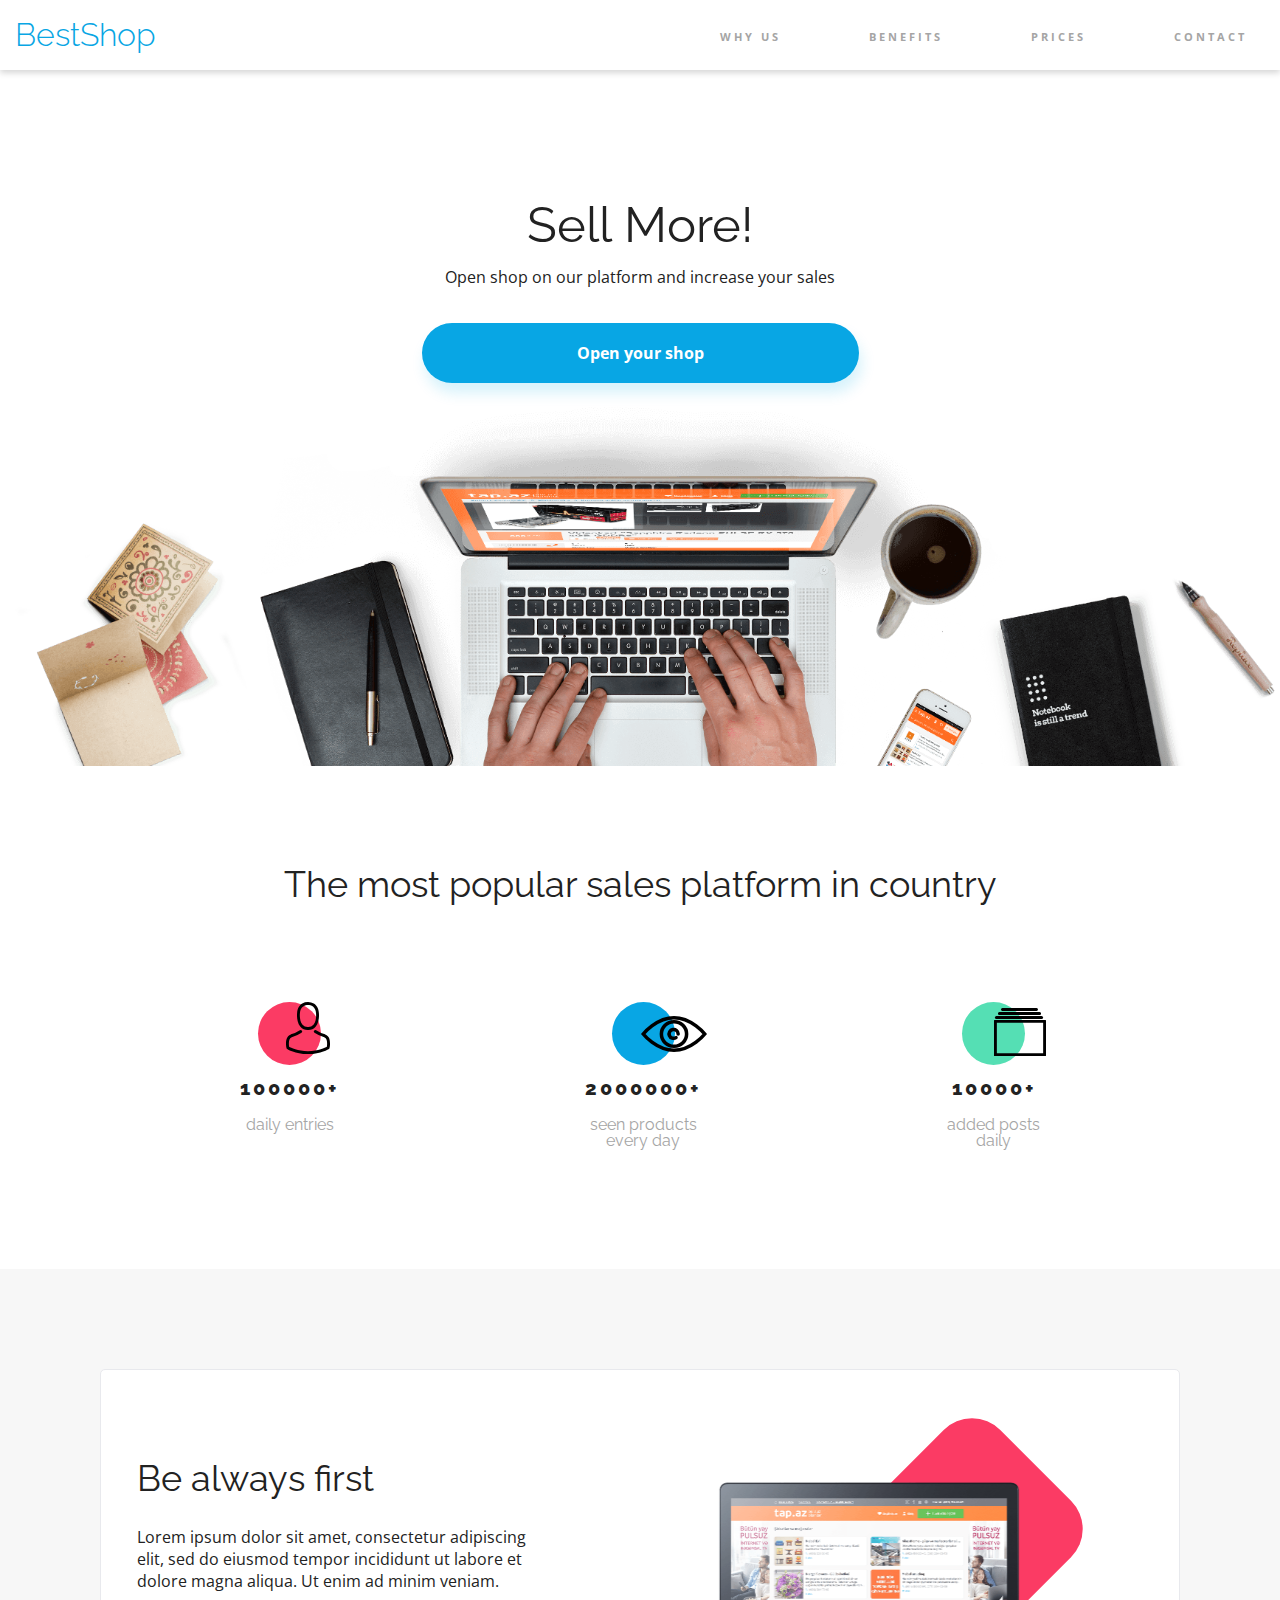
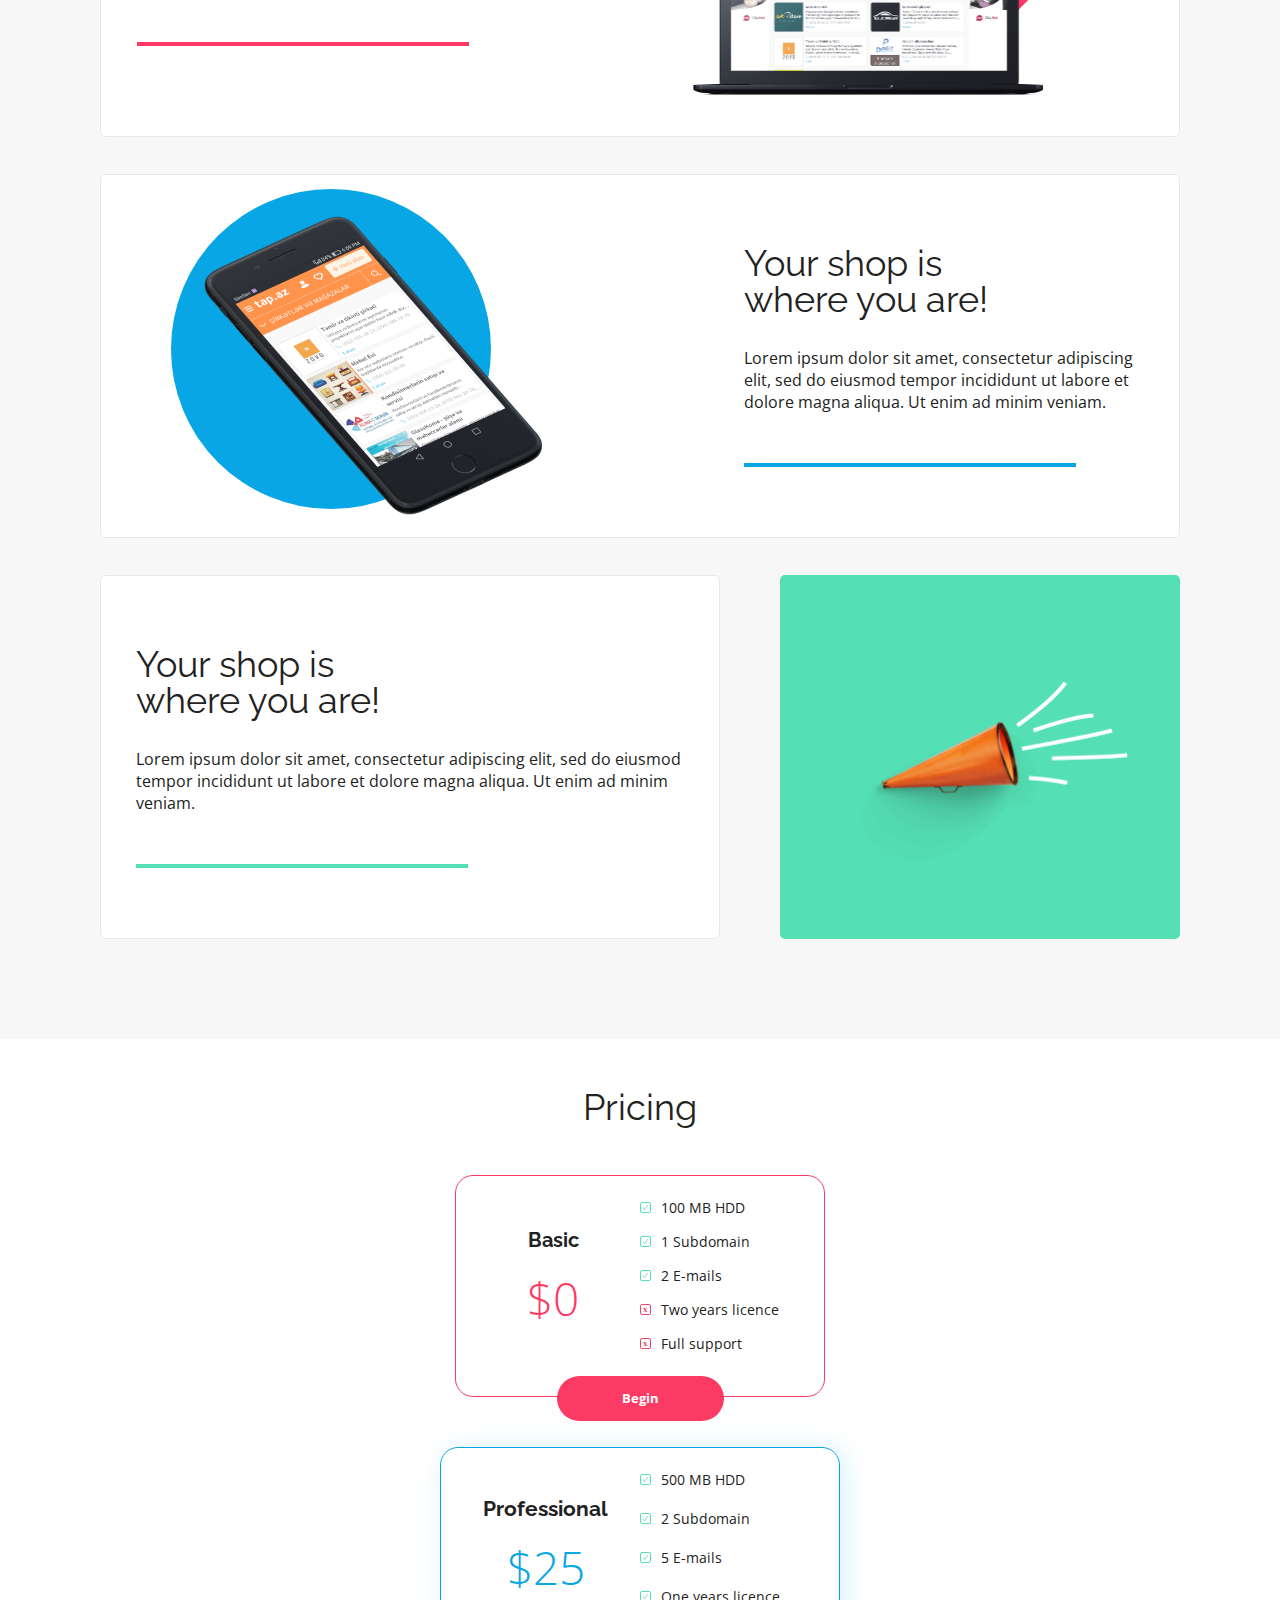
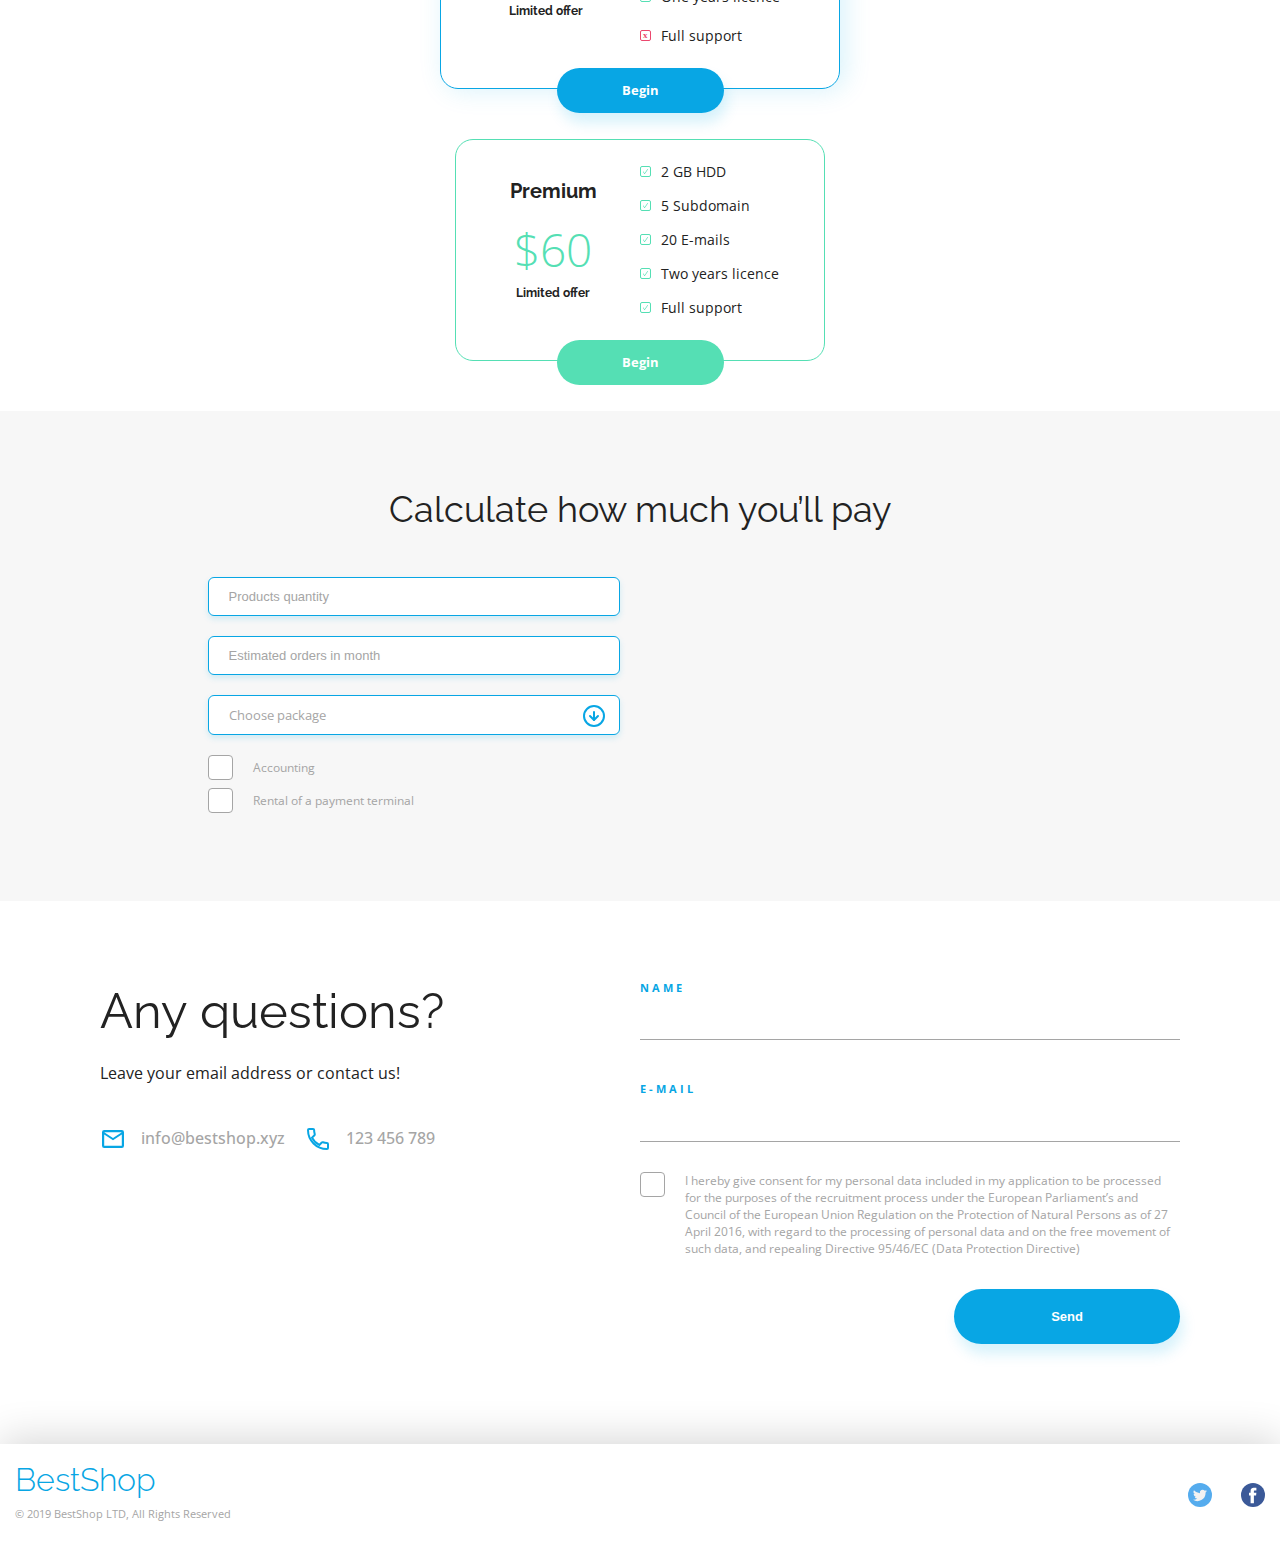
<file: 09_Dzien_5_Gotowy_Warsztat/index.html>
<!doctype html>
<html lang="en">
<head>
  <meta charset="UTF-8">
  <meta name="viewport"
        content="width=device-width, user-scalable=no, initial-scale=1.0, maximum-scale=1.0, minimum-scale=1.0">
  <meta http-equiv="X-UA-Compatible" content="ie=edge">
  <title>BestShop</title>

  <link href="https://fonts.googleapis.com/css?family=Open+Sans:300,400,700|Raleway:300,400,700,800&display=swap&subset=latin-ext"
        rel="stylesheet"/>
  <link rel="stylesheet" href="css/main.css">
</head>
<body>

<header class="header">
  <div class="header__container container">
    <a href="#" class="logo">BestShop</a>
    <nav>
      <input type="checkbox" class="menu__btn" id="menu__btn">
      <label for="menu__btn" class="menu__toggle">
        <span></span>
        <span></span>
        <span></span>
      </label>
      <ul class="header__nav">
        <li class="nav__element"><a href="#why-us" class="nav__link">Why us</a></li>
        <li class="nav__element"><a href="#benefits" class="nav__link">Benefits</a></li>
        <li class="nav__element"><a href="#prices" class="nav__link">Prices</a></li>
        <li class="nav__element"><a href="#contact" class="nav__link">Contact</a></li>
      </ul>
    </nav>
  </div>
</header>


<main>
  <section class="opening">
    <div class="opening__content">
      <h1 class="opening__header">Sell More!</h1>
      <p class="opening__heading">Open shop on our platform and increase your sales</p>
      <a href="#" class="btn btn--primary btn--large">Open your shop</a>
    </div>
    <img src="assets/Background.png" alt="" class="opening__image">
  </section>


  <section class="statistics">
    <div class="container">
      <h2 class="statistics__title">The most popular sales platform in country</h2>

      <div class="statistics__container">
        <div class="statistics__single">
          <div class="statistics__circle">
            <img src="assets/Person.svg" alt="person" class="statistics__img"/>
          </div>
          <div class="statistics__number">100000+</div>
          <div class="statistics__description">daily entries</div>
        </div>

        <div class="statistics__single">
          <div class="statistics__circle">
            <img src="assets/Eye.svg" alt="person" class="statistics__img"/>
          </div>
          <div class="statistics__number">2000000+</div>
          <div class="statistics__description">seen products<br>every day</div>
        </div>

        <div class="statistics__single">
          <div class="statistics__circle">
            <img src="assets/Catalog.svg" alt="person" class="statistics__img"/>
          </div>
          <div class="statistics__number">10000+</div>
          <div class="statistics__description">added posts<br>daily</div>
        </div>
      </div>
    </div>
  </section>


  <section class="benefits">
    <div class="benefits__container container">

      <div class="benefits__single benefits__single--notebook">
        <div class="benefits__text">
          <h2 class="benefits__title">Be always first</h2>
          <p class="benefits__description">
            Lorem ipsum dolor sit amet, consectetur adipiscing elit, sed do
            eiusmod tempor incididunt ut labore et dolore magna aliqua. Ut
            enim ad minim veniam.
          </p>
        </div>
        <div class="benefits__image">
          <img src="assets/Macbook.png" alt="macbook"/>
        </div>
      </div>

      <div class="benefits__single benefits__single--phone">
        <div class="benefits__text">
          <h2 class="benefits__title">Your shop is<br>where you are!</h2>
          <p class="benefits__description">
            Lorem ipsum dolor sit amet, consectetur adipiscing elit, sed do
            eiusmod tempor incididunt ut labore et dolore magna aliqua. Ut
            enim ad minim veniam.
          </p>
        </div>
        <div class="benefits__image">
          <img src="assets/iPhone.png" alt="iPhone"/>
        </div>
      </div>

      <div class="benefits__double">
        <div class="benefits__single benefits__single--solo">
          <div class="benefits__text">
            <h2 class="benefits__title">Your shop is<br>where you are!</h2>
            <p class="benefits__description">
              Lorem ipsum dolor sit amet, consectetur adipiscing elit, sed do
              eiusmod tempor incididunt ut labore et dolore magna aliqua. Ut
              enim ad minim veniam.
            </p>
          </div>
        </div>

        <div class="benefits__single benefits__single--image">
          <img src="assets/Trumpet.png" alt="Trumpet"/>
        </div>
      </div>

    </div>
  </section>


  <section class="pricing container" id="prices">
    <h2>Pricing</h2>
    <div class="pricing__boxes">

      <div class="pricing__box pricing__box--basic">
        <div class="pricing__details">
          <div class="pricing__type">Basic</div>
          <div class="pricing__price">$0</div>
        </div>
        <ul class="pricing__items">
          <li class="pricing__item">100 MB HDD</li>
          <li class="pricing__item">1 Subdomain</li>
          <li class="pricing__item">2 E-mails</li>
          <li class="pricing__item pricing__item--not">Two years licence</li>
          <li class="pricing__item pricing__item--not">Full support</li>
        </ul>
        <a href="#" class="btn">Begin</a>
      </div>

      <div class="pricing__box pricing__box--professional">
        <div class="pricing__details">
          <div class="pricing__type">Professional</div>
          <div class="pricing__price">$25</div>
          <div class="pricing__limited">Limited offer</div>
        </div>
        <ul class="pricing__items">
          <li class="pricing__item">500 MB HDD</li>
          <li class="pricing__item">2 Subdomain</li>
          <li class="pricing__item">5 E-mails</li>
          <li class="pricing__item">One years licence</li>
          <li class="pricing__item pricing__item--not">Full support</li>
        </ul>
        <a href="#" class="btn btn--primary">Begin</a>
      </div>

      <div class="pricing__box pricing__box--premium">
        <div class="pricing__details">
          <div class="pricing__type">Premium</div>
          <div class="pricing__price">$60</div>
          <div class="pricing__limited">Limited offer</div>
        </div>
        <ul class="pricing__items">
          <li class="pricing__item">2 GB HDD</li>
          <li class="pricing__item">5 Subdomain</li>
          <li class="pricing__item">20 E-mails</li>
          <li class="pricing__item">Two years licence</li>
          <li class="pricing__item">Full support</li>
        </ul>
        <a href="#" class="btn">Begin</a>
      </div>
    </div>
  </section>


  <section class="calc">
    <h2>Calculate how much you’ll pay</h2>

    <div class="calc__columns">
      <form class="calc__form">
        <div class="calc__input">
          <input type="number" class="form__input" id="products" min="1" step="1" placeholder="Products quantity"/>
        </div>
        <div class="calc__input">
          <input type="number" class="form__input" id="orders" min="1" step="1" placeholder="Estimated orders in month"/>
        </div>
        <div class="calc__select" id="package" data-value="">
          <div class="select__input">
            Choose package
          </div>

          <ul class="select__dropdown">
            <li data-value="basic">Basic</li>
            <li data-value="professional">Professional</li>
            <li data-value="premium">Premium</li>
          </ul>
        </div>
        <label class="form__checkbox">
          <input type="checkbox" id="accounting"/>
          <span class="checkbox"></span>
          <p class="consent__text">Accounting</p>
        </label>
        <label class="form__checkbox">
          <input type="checkbox" id="terminal"/>
          <span class="checkbox"></span>
          <p class="consent__text">Rental of a payment terminal</p>
        </label>
      </form>

      <div class="calc__summary">
        <ul>
          <li class="list__item" data-id="products">
            <span class="item__type">Products</span>
            <span class="item__calc">20 * $0.5</span>
            <span class="item__price">$10</span>
          </li>
          <li class="list__item" data-id="orders">
            <span class="item__type">Orders</span>
            <span class="item__calc">20 * $0.5</span>
            <span class="item__price">$10</span>
          </li>
          <li class="list__item" data-id="package">
            <span class="item__type">Package</span>
            <span class="item__calc">Premium</span>
            <span class="item__price">$10</span>
          </li>
          <li class="list__item" data-id="accounting">
            <span class="item__type">Accounting</span>
            <span class="item__price">$10</span>
          </li>
          <li class="list__item" data-id="terminal">
            <span class="item__type">Terminal</span>
            <span class="item__price">$10</span>
          </li>
        </ul>
        <div class="summary__total" id="total-price">
          <span>Total</span>
          <span class="total__price">$700</span>
        </div>
      </div>
    </div>
  </section>


  <section class="contact container" id="contact">

    <div class="contact__column">
      <h2 class="contact__title">Any questions?</h2>
      <p class="contact__instruction">
        Leave your email address or contact us!
      </p>
      <div class="contact__details">
        <a href="mailto:info@bestshop.xyz" class="details__item">
          <img src="assets/Mail%20Icon.svg" alt="mail"/>
          info@bestshop.xyz
        </a>

        <a href="tel:123456789" class="details__item">
          <img src="assets/Phone%20Icon.svg" alt="phone"/>
          123 456 789
        </a>
      </div>
    </div>

    <div class="contact__column">
      <form class="form">
        <div class="form__field">
          <label class="form__label" for="name">Name</label>
          <input type="text" class="form__input name" id="name"/>
        </div>

        <div class="form__field">
          <label class="form__label" for="email">E-mail</label>
          <input type="email" class="form__input email" id="email"/>
        </div>

        <div class="form__consent">
          <label class="form__checkbox">
            <input type="checkbox"/>
            <span class="checkbox"></span>
            <p class="consent__text">
              I hereby give consent for my personal data included in my
              application to be processed for the purposes of the recruitment
              process under the European Parliament’s and Council of the
              European Union Regulation on the Protection of Natural Persons as
              of 27 April 2016, with regard to the processing of personal data
              and on the free movement of such data, and repealing Directive
              95/46/EC (Data Protection Directive)
            </p>
          </label>
        </div>
        <button type="submit" class="btn btn--primary">Send</button>
      </form>
    </div>
  </section>
</main>


<footer class="footer">
  <div class="footer__container container">
    <div class="footer__info">
      <a href="#" class="logo">BestShop</a>
      <span class="footer__copy">© 2019 BestShop LTD, All Rights Reserved</span>
    </div>
    <div class="footer__icons">
      <a href="#"><img src="assets/Twitter.svg" alt="twitter"/></a>
      <a href="#"><img src="assets/Facebook.svg" alt="facebook"/></a>
    </div>
  </div>
</footer>

<script src="js/app.js"></script>
</body>
</html>
</file>
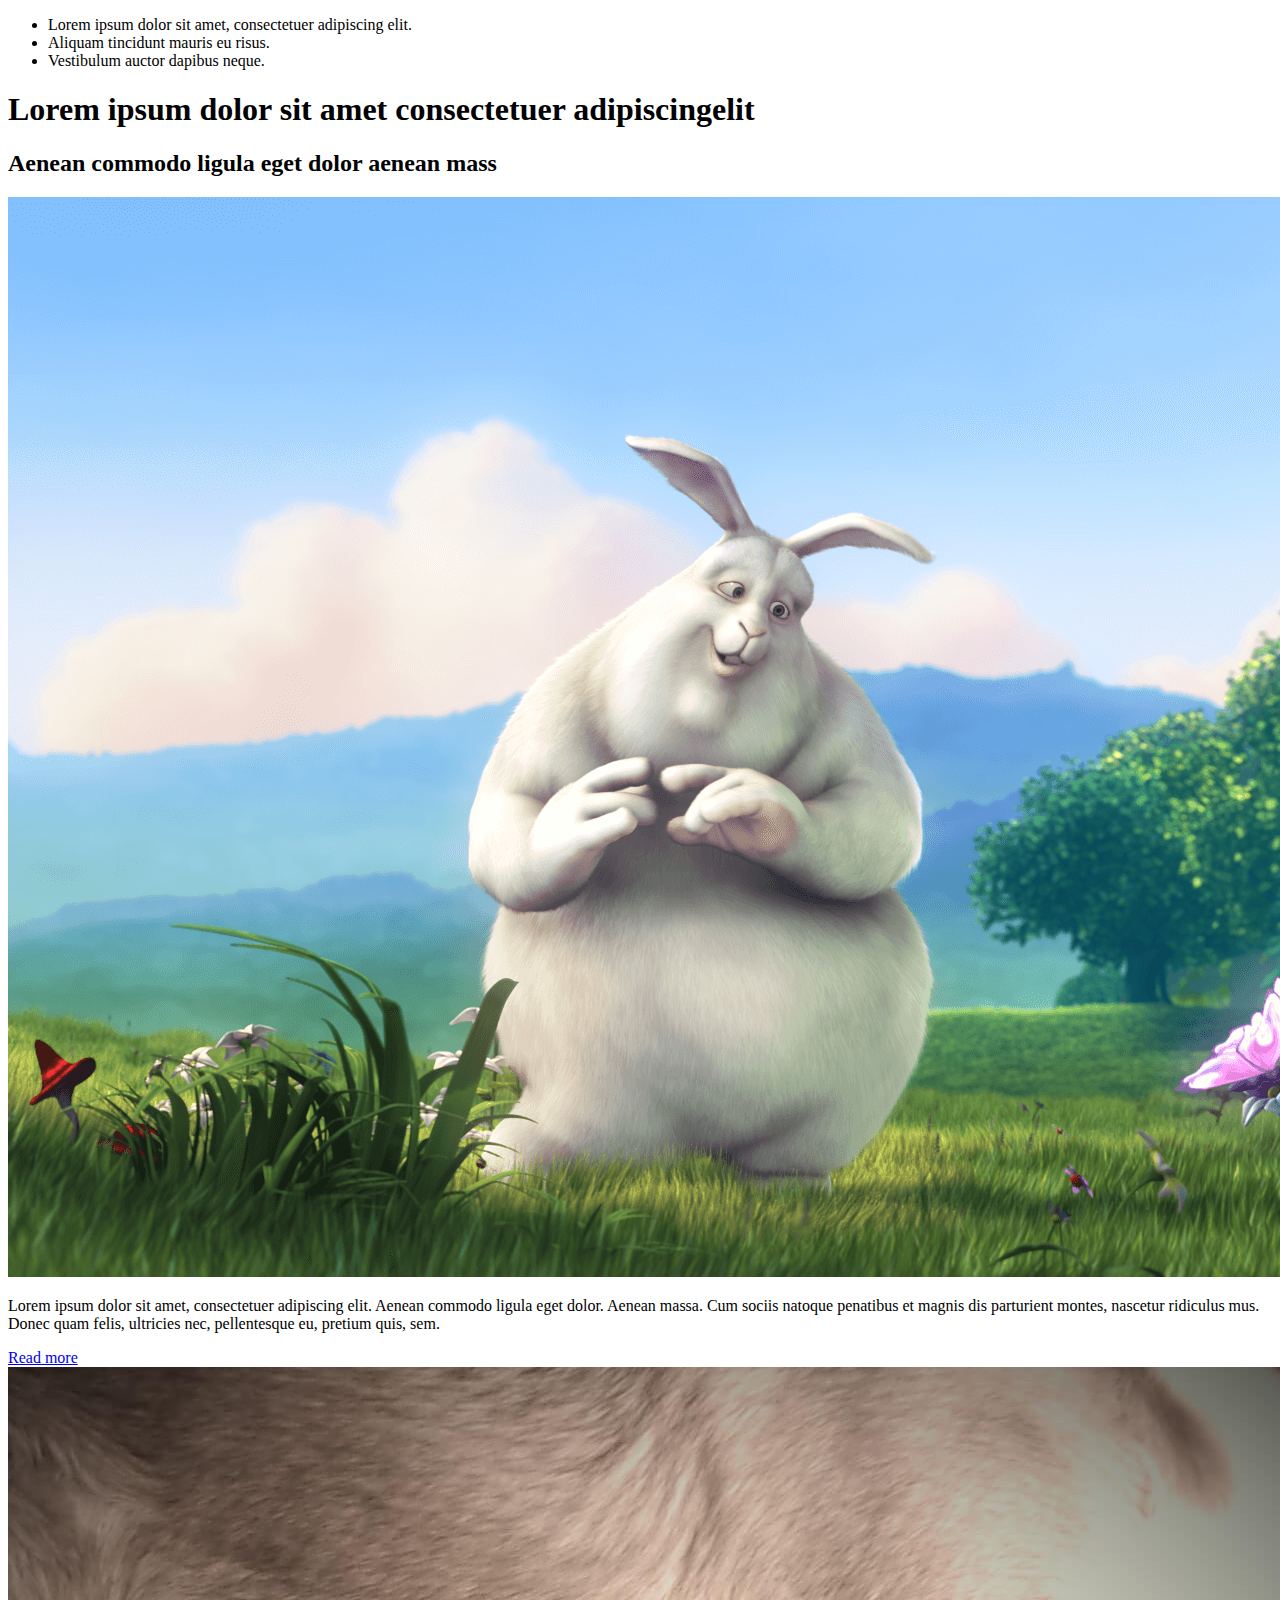
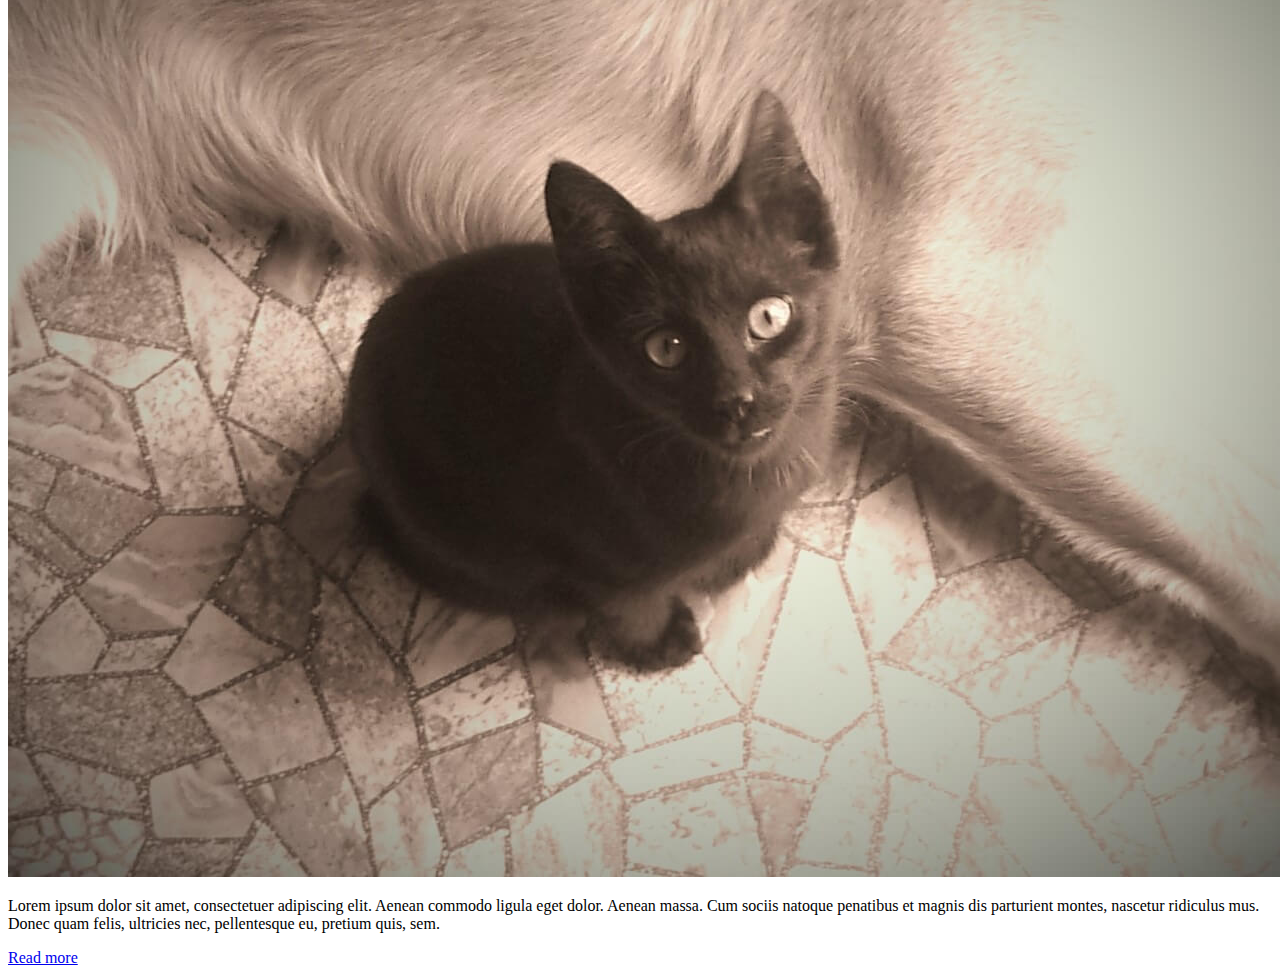
<file: 04_Dzien_2_-_Praca_domowa/02_Zadanie_2/index.html>
<!DOCTYPE html>
<html lang="pl">
<head>
  <meta charset="UTF-8">
  <meta name="viewport" content="width=device-width, initial-scale=1.0">
  <meta http-equiv="X-UA-Compatible" content="ie=edge">
  <title>JavaScript - Praca domowa</title>
  <script src="https://fer-api.coderslab.pl/bootstrap/js/index.js"></script>
  <script>new CL({
    title: "JavaScript - Praca domowa",
    path: ["Dzień 2", "Zadanie 2"],
    resultInConsole: true
  });</script>
</head>
<body>

<main class="container" id="main-container">
  <header class="main-header border">
    <ul id="menu" class="list-group list-group-flush">
      <li data-info="lorem" class="list-group-item">Lorem ipsum dolor sit amet, consectetuer adipiscing elit.</li>
      <li data-info="mauris" class="list-group-item">Aliquam tincidunt mauris eu risus.</li>
      <li data-info="neque" class="list-group-item">Vestibulum auctor dapibus neque.</li>
    </ul>
  </header>


  <section class="mt-3">
    <h1>
      Lorem ipsum dolor sit amet consectetuer adipiscingelit
    </h1>
    <h2>
      Aenean commodo ligula eget dolor aenean mass
    </h2>
  </section>

  <div class="card mt-4">
    <img src="images/rabbit.png" alt="Big buck bunny" class="card-img-top images">
    <div class="card-body">
      <p class="card-text pink-color">
        Lorem ipsum dolor sit amet, consectetuer adipiscing
        elit. Aenean commodo ligula eget dolor. Aenean massa.
        Cum sociis natoque penatibus et magnis dis parturient
        montes, nascetur ridiculus mus. Donec quam felis,
        ultricies nec, pellentesque eu, pretium quis, sem.
      </p>
      <a href="https://onet.pl" class="btn btn-primary my-link">Read more</a>
    </div>
  </div>


  <div class="card mt-4 mb-3">
    <img src="images/cat.jpg" alt="Cat" class="card-img-top images">
    <div class="card-body">
      <p class="card-text">
        Lorem ipsum dolor sit amet, consectetuer adipiscing
        elit. Aenean commodo ligula eget dolor. Aenean massa.
        Cum sociis natoque penatibus et magnis dis parturient
        montes, nascetur ridiculus mus. Donec quam felis,
        ultricies nec, pellentesque eu, pretium quis, sem.
      </p>
      <a href="https://coderslab.pl" class="btn btn-primary my-link">Read more</a>
    </div>
  </div>
</main>

<script src="js/app.js"></script>
</body>
</html>
</file>
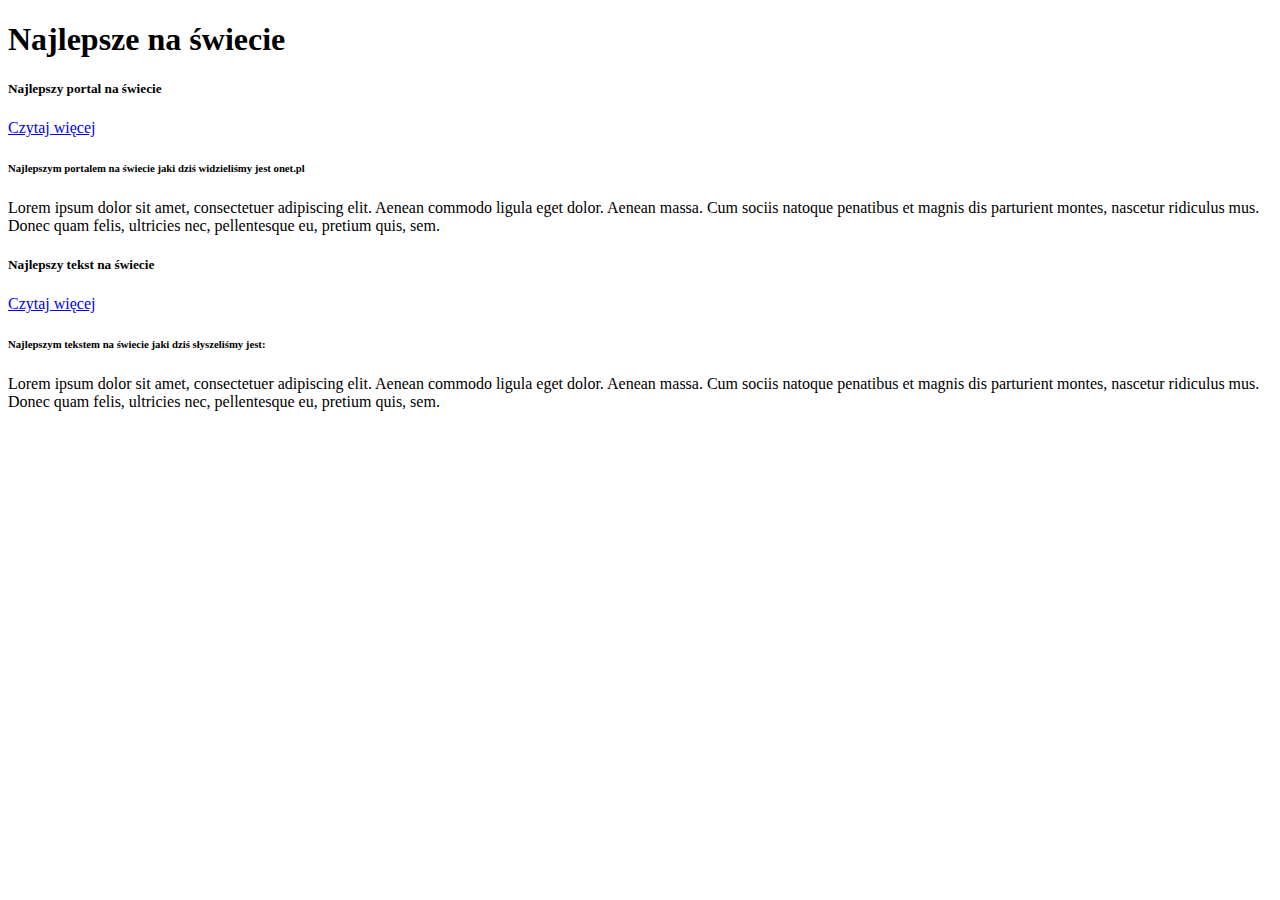
<file: 06_Dzien_3_-_Praca_domowa/01_Zadanie_1/index.html>
<!DOCTYPE html>
<html lang="pl">
<head>
  <meta charset="UTF-8">
  <meta name="viewport" content="width=device-width, initial-scale=1.0">
  <meta http-equiv="X-UA-Compatible" content="ie=edge">
  <title>JavaScript - Praca domowa</title>
  <script src="https://fer-api.coderslab.pl/bootstrap/js/index.js"></script>
  <script>new CL({
    title: "JavaScript - Praca domowa",
    path: ["Dzień 3", "Zadanie 1"]
  });</script>
</head>
<body>

<main class="container">
  <h1>Najlepsze na świecie</h1>

  <div class="row">
    <div class="col">
      <article class="card">
        <div class="card-body">
          <h5 class="card-title">Najlepszy portal na świecie</h5>
          <a href="#" title="najlepszy portal na świecie" class="btn btn-primary">Czytaj więcej</a>
          <div class="content mt-4 d-none">
            <h6 class="card-subtitle mb-2 text-muted">Najlepszym portalem na świecie jaki dziś widzieliśmy jest
              onet.pl</h6>
            <p>
              Lorem ipsum dolor sit amet, consectetuer adipiscing
              elit. Aenean commodo ligula eget dolor. Aenean massa.
              Cum sociis natoque penatibus et magnis dis parturient
              montes, nascetur ridiculus mus. Donec quam felis,
              ultricies nec, pellentesque eu, pretium quis, sem.
            </p>
          </div>
        </div>
      </article>
    </div>
    <div class="col">
      <article class="card">
        <div class="card-body">
          <h5 class="card-title">Najlepszy tekst na świecie</h5>
          <a href="#" title="najlepszy portal na swiecie" class="btn btn-success">Czytaj więcej</a>
          <div class="content mt-4 d-none">
            <h6 class="card-subtitle mb-2 text-muted">Najlepszym tekstem na świecie jaki dziś słyszeliśmy jest:</h6>
            <p>
              Lorem ipsum dolor sit amet, consectetuer adipiscing
              elit. Aenean commodo ligula eget dolor. Aenean massa.
              Cum sociis natoque penatibus et magnis dis parturient
              montes, nascetur ridiculus mus. Donec quam felis,
              ultricies nec, pellentesque eu, pretium quis, sem.
            </p>
          </div>
        </div>
      </article>
    </div>
  </div>

</main>

<script src="js/app.js"></script>
</body>
</html>
</file>
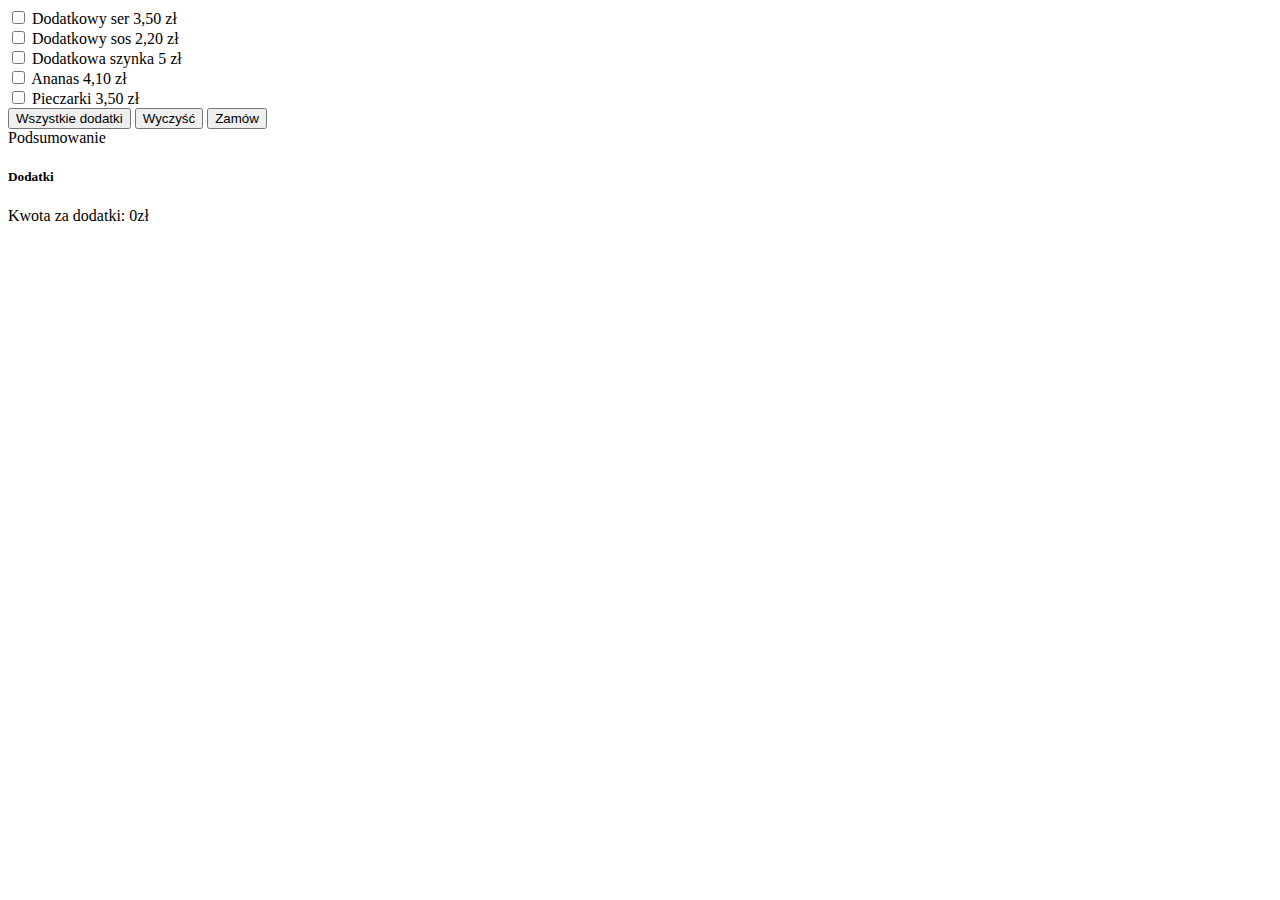
<file: 08_Dzien_4_-_Praca_domowa/01_Zadanie_1/index.html>
<!DOCTYPE html>
<html lang="pl">
<head>
  <meta charset="UTF-8">
  <meta name="viewport" content="width=device-width, initial-scale=1.0">
  <meta http-equiv="X-UA-Compatible" content="ie=edge">
  <title>JavaScript - Praca domowa</title>
  <script src="https://fer-api.coderslab.pl/bootstrap/js/index.js"></script>
  <script>new CL({
    title: "JavaScript - Praca domowa",
    path: ["Dzień 4", "Zadanie 1"]
  });</script>
</head>
<body>

<main class="container">

  <div class="row">
    <div class="col">
      <div class="card">
        <div class="card-body">
          <form>
            <div class="form-group form-check">
              <input class="form-check-input" type="checkbox" data-price="3.50" id="cheese">
              <label class="form-check-label" for="cheese">Dodatkowy ser <span class="badge badge-dark">3,50 zł</span></label>
            </div>
            <div class="form-group form-check">
              <input class="form-check-input" type="checkbox" data-price="2.20" id="sauce">
              <label class="form-check-label" for="sauce">Dodatkowy sos <span class="badge badge-dark">2,20 zł</span></label>
            </div>
            <div class="form-group form-check">
              <input class="form-check-input" type="checkbox" data-price="5.00" id="ham">
              <label class="form-check-label" for="ham">Dodatkowa szynka <span class="badge badge-dark">5 zł</span></label>
            </div>
            <div class="form-group form-check">
              <input class="form-check-input" type="checkbox" data-price="4.10" id="pineapple">
              <label class="form-check-label" for="pineapple">Ananas <span class="badge badge-dark">4,10 zł</span></label>
            </div>
            <div class="form-group form-check">
              <input class="form-check-input" type="checkbox" data-price="3.50" id="mushrooms">
              <label class="form-check-label" for="mushrooms">Pieczarki <span class="badge badge-dark">3,50 zł</span></label>
            </div>

            <div class="btn-group mt-2">
              <button type="button" class="btn btn-secondary">Wszystkie dodatki</button>
              <button type="button" class="btn btn-secondary">Wyczyść</button>
              <button type="submit" class="btn btn-primary float-right">Zamów</button>
            </div>
          </form>
        </div>
      </div>
    </div>

    <div class="col" style="max-width: 300px;">
      <div class="card bg-light">
        <div class="card-header">Podsumowanie</div>
        <div class="card-body">
          <h5 class="card-title">Dodatki</h5>
          <p class="card-text">Kwota za dodatki: <span id="price" class="badge badge-primary">0zł</span></p>
          <p class="card-text order-info"></p>
        </div>
      </div>
    </div>
  </div>
</main>

<script src="js/app.js" type="text/javascript"></script>
</body>
</html>
</file>
<file: 09_Dzien_5_Gotowy_Warsztat/css/main.css>
/* http://meyerweb.com/eric/tools/css/reset/
   v2.0-modified | 20110126
   License: none (public domain)
*/
html,
body,
div,
span,
applet,
object,
iframe,
h1,
h2,
h3,
h4,
h5,
h6,
p,
blockquote,
pre,
a,
abbr,
acronym,
address,
big,
cite,
code,
del,
dfn,
em,
img,
ins,
kbd,
q,
s,
samp,
small,
strike,
strong,
sub,
sup,
tt,
var,
b,
u,
i,
center,
dl,
dt,
dd,
ol,
ul,
li,
fieldset,
form,
label,
legend,
table,
caption,
tbody,
tfoot,
thead,
tr,
th,
td,
article,
aside,
canvas,
details,
embed,
figure,
figcaption,
footer,
header,
hgroup,
menu,
nav,
output,
ruby,
section,
summary,
time,
mark,
audio,
video {
  margin: 0;
  padding: 0;
  border: 0;
  font-size: 100%;
  font: inherit;
  vertical-align: baseline;
}

/* make sure to set some focus styles for accessibility */
:focus {
  outline: 0;
}

/* HTML5 display-role reset for older browsers */
article,
aside,
details,
figcaption,
figure,
footer,
header,
hgroup,
menu,
nav,
section {
  display: block;
}

body {
  line-height: 1;
}

ol,
ul {
  list-style: none;
}

blockquote,
q {
  quotes: none;
}

blockquote:before,
blockquote:after,
q:before,
q:after {
  content: "";
  content: none;
}

table {
  border-collapse: collapse;
  border-spacing: 0;
}

input[type=search]::-webkit-search-cancel-button,
input[type=search]::-webkit-search-decoration,
input[type=search]::-webkit-search-results-button,
input[type=search]::-webkit-search-results-decoration {
  -webkit-appearance: none;
  -moz-appearance: none;
}

input[type=search] {
  -webkit-appearance: none;
  -moz-appearance: none;
  box-sizing: content-box;
}

textarea {
  overflow: auto;
  vertical-align: top;
  resize: vertical;
}

/**
 * Correct `inline-block` display not defined in IE 6/7/8/9 and Firefox 3.
 */
audio,
canvas,
video {
  display: inline-block;
  *display: inline;
  *zoom: 1;
  max-width: 100%;
}

/**
 * Prevent modern browsers from displaying `audio` without controls.
 * Remove excess height in iOS 5 devices.
 */
audio:not([controls]) {
  display: none;
  height: 0;
}

/**
 * Address styling not present in IE 7/8/9, Firefox 3, and Safari 4.
 * Known issue: no IE 6 support.
 */
[hidden] {
  display: none;
}

/**
 * 1. Correct text resizing oddly in IE 6/7 when body `font-size` is set using
 *    `em` units.
 * 2. Prevent iOS text size adjust after orientation change, without disabling
 *    user zoom.
 */
html {
  font-size: 100%;
  /* 1 */
  -webkit-text-size-adjust: 100%;
  /* 2 */
  -ms-text-size-adjust: 100%;
  /* 2 */
}

/**
 * Address `outline` inconsistency between Chrome and other browsers.
 */
a:focus {
  outline: thin dotted;
}

/**
 * Improve readability when focused and also mouse hovered in all browsers.
 */
a:active,
a:hover {
  outline: 0;
}

/**
 * 1. Remove border when inside `a` element in IE 6/7/8/9 and Firefox 3.
 * 2. Improve image quality when scaled in IE 7.
 */
img {
  border: 0;
  /* 1 */
  -ms-interpolation-mode: bicubic;
  /* 2 */
}

/**
 * Address margin not present in IE 6/7/8/9, Safari 5, and Opera 11.
 */
figure {
  margin: 0;
}

/**
 * Correct margin displayed oddly in IE 6/7.
 */
form {
  margin: 0;
}

/**
 * Define consistent border, margin, and padding.
 */
fieldset {
  border: 1px solid #c0c0c0;
  margin: 0 2px;
  padding: 0.35em 0.625em 0.75em;
}

/**
 * 1. Correct color not being inherited in IE 6/7/8/9.
 * 2. Correct text not wrapping in Firefox 3.
 * 3. Correct alignment displayed oddly in IE 6/7.
 */
legend {
  border: 0;
  /* 1 */
  padding: 0;
  white-space: normal;
  /* 2 */
  *margin-left: -7px;
  /* 3 */
}

/**
 * 1. Correct font size not being inherited in all browsers.
 * 2. Address margins set differently in IE 6/7, Firefox 3+, Safari 5,
 *    and Chrome.
 * 3. Improve appearance and consistency in all browsers.
 */
button,
input,
select,
textarea {
  font-size: 100%;
  /* 1 */
  margin: 0;
  /* 2 */
  vertical-align: baseline;
  /* 3 */
  *vertical-align: middle;
  /* 3 */
}

/**
 * Address Firefox 3+ setting `line-height` on `input` using `!important` in
 * the UA stylesheet.
 */
button,
input {
  line-height: normal;
}

/**
 * Address inconsistent `text-transform` inheritance for `button` and `select`.
 * All other form control elements do not inherit `text-transform` values.
 * Correct `button` style inheritance in Chrome, Safari 5+, and IE 6+.
 * Correct `select` style inheritance in Firefox 4+ and Opera.
 */
button,
select {
  text-transform: none;
}

/**
 * 1. Avoid the WebKit bug in Android 4.0.* where (2) destroys native `audio`
 *    and `video` controls.
 * 2. Correct inability to style clickable `input` types in iOS.
 * 3. Improve usability and consistency of cursor style between image-type
 *    `input` and others.
 * 4. Remove inner spacing in IE 7 without affecting normal text inputs.
 *    Known issue: inner spacing remains in IE 6.
 */
button,
html input[type=button],
input[type=reset],
input[type=submit] {
  -webkit-appearance: button;
  /* 2 */
  cursor: pointer;
  /* 3 */
  *overflow: visible;
  /* 4 */
}

/**
 * Re-set default cursor for disabled elements.
 */
button[disabled],
html input[disabled] {
  cursor: default;
}

/**
 * 1. Address box sizing set to content-box in IE 8/9.
 * 2. Remove excess padding in IE 8/9.
 * 3. Remove excess padding in IE 7.
 *    Known issue: excess padding remains in IE 6.
 */
input[type=checkbox],
input[type=radio] {
  box-sizing: border-box;
  /* 1 */
  padding: 0;
  /* 2 */
  *height: 13px;
  /* 3 */
  *width: 13px;
  /* 3 */
}

/**
 * 1. Address `appearance` set to `searchfield` in Safari 5 and Chrome.
 * 2. Address `box-sizing` set to `border-box` in Safari 5 and Chrome
 *    (include `-moz` to future-proof).
 */
input[type=search] {
  -webkit-appearance: textfield;
  /* 1 */
  /* 2 */
  box-sizing: content-box;
}

/**
 * Remove inner padding and search cancel button in Safari 5 and Chrome
 * on OS X.
 */
input[type=search]::-webkit-search-cancel-button,
input[type=search]::-webkit-search-decoration {
  -webkit-appearance: none;
}

/**
 * Remove inner padding and border in Firefox 3+.
 */
button::-moz-focus-inner,
input::-moz-focus-inner {
  border: 0;
  padding: 0;
}

/**
 * 1. Remove default vertical scrollbar in IE 6/7/8/9.
 * 2. Improve readability and alignment in all browsers.
 */
textarea {
  overflow: auto;
  /* 1 */
  vertical-align: top;
  /* 2 */
}

/**
 * Remove most spacing between table cells.
 */
table {
  border-collapse: collapse;
  border-spacing: 0;
}

html,
button,
input,
select,
textarea {
  color: #222;
}

::-moz-selection {
  background: #b3d4fc;
  text-shadow: none;
}

::selection {
  background: #b3d4fc;
  text-shadow: none;
}

img {
  vertical-align: middle;
}

fieldset {
  border: 0;
  margin: 0;
  padding: 0;
}

textarea {
  resize: vertical;
}

.chromeframe {
  margin: 0.2em 0;
  background: #ccc;
  color: #000;
  padding: 0.2em 0;
}

* {
  box-sizing: border-box;
}

body {
  font-family: "Open Sans", sans-serif;
}

a {
  text-decoration: none;
}

h2 {
  font-family: "Raleway", sans-serif;
  font-size: 2.25rem;
}

.container {
  width: 1352px;
  margin: 0 auto;
}
@media (max-width: 1352px) {
  .container {
    width: 100%;
    padding: 0 15px;
  }
}

.logo {
  font-family: "Raleway", sans-serif;
  font-size: 2rem;
  font-weight: 300;
  color: #08A6E4;
}

.btn {
  color: white;
  font-weight: bold;
  display: inline-block;
  padding: 16px 65px;
  border-radius: 35px;
  border: none;
}
.btn--primary {
  background-color: #08A6E4;
  border-radius: 35px;
  box-shadow: 3px 10px 14px rgba(7, 172, 230, 0.16);
}
.btn--redish {
  background-color: #FB3B64;
}
.btn--green {
  background-color: #55DFB4;
}
.btn--large {
  padding: 22px 155px;
}

.header {
  height: 70px;
  box-shadow: 0 3px 6px rgba(0, 0, 0, 0.16);
}
.header__container {
  display: flex;
  justify-content: space-between;
  align-items: center;
  height: 100%;
}
.header .nav__element {
  padding: 0 26px;
}
.header .nav__element:last-child {
  padding-right: 0;
}
.header .nav__link {
  color: #A5A5A5;
  font-weight: 700;
  font-size: 0.6875rem;
  text-transform: uppercase;
  padding: 28px 18px 22px;
  border-bottom: 4px solid transparent;
  letter-spacing: 0.1875rem;
}
.header .nav__link:hover {
  color: #000000;
  border-color: #08A6E4;
}
.header__nav {
  display: flex;
}
@media (max-width: 792px) {
  .header__nav {
    position: absolute;
    left: 0;
    top: 95px;
    flex-direction: column;
    background-color: white;
    width: 100%;
    padding-bottom: 20px;
    display: none;
  }
  .header__nav .nav__element {
    padding: 0;
  }
  .header__nav .nav__link {
    display: block;
    padding: 14px 20px;
  }
}
.header .menu__btn {
  display: none;
  position: absolute;
  top: -9999px;
  left: -9999px;
  opacity: 0;
}
@media (max-width: 792px) {
  .header .menu__btn:checked ~ .header__nav {
    display: flex;
  }
  .header .menu__btn:checked ~ .menu__toggle span:nth-child(1) {
    transform: rotate(45deg) translate(2px, 5px);
  }
  .header .menu__btn:checked ~ .menu__toggle span:nth-child(2) {
    opacity: 0;
  }
  .header .menu__btn:checked ~ .menu__toggle span:nth-child(3) {
    transform: rotate(-45deg) translate(2px, -5px);
  }
}
.header .menu__toggle {
  display: none;
}
.header .menu__toggle span {
  width: 20px;
  height: 2px;
  display: block;
  margin-bottom: 3px;
  background-color: #08A6E4;
  transition: 0.3s all ease-in-out;
}
.header .menu__toggle span:last-child {
  margin-bottom: 0;
}
@media (max-width: 792px) {
  .header .menu__toggle {
    display: block;
  }
}

.opening {
  display: flex;
  flex-direction: column;
  justify-content: center;
  overflow: hidden;
}
.opening__content {
  margin-top: 130px;
  text-align: center;
}
@media (max-width: 792px) {
  .opening__content {
    margin-top: 100px;
  }
}
.opening__header {
  font-family: "Raleway", sans-serif;
  font-size: 3.0625rem;
}
.opening__heading {
  margin-top: 20px;
  margin-bottom: 38px;
}
@media (max-width: 792px) {
  .opening__heading {
    padding: 0 70px;
  }
}
.opening__image {
  width: 100%;
  height: auto;
}
@media (max-width: 792px) {
  .opening__image {
    width: 220%;
    transform: translateX(-28%);
  }
}
@media (max-width: 792px) {
  .opening .btn {
    margin: 0 15px;
    padding: 16px 0;
    display: block;
  }
}

.statistics {
  margin-top: 100px;
}
@media (max-width: 792px) {
  .statistics {
    margin-top: 50px;
  }
}
.statistics__title {
  text-align: center;
}
.statistics__container {
  max-width: 800px;
  margin: 100px auto 120px;
  display: flex;
  justify-content: space-between;
}
@media (max-width: 792px) {
  .statistics__container {
    margin: 35px auto 50px;
    align-items: center;
    flex-direction: column;
  }
}
.statistics__single {
  max-width: 160px;
  display: flex;
  flex-direction: column;
  justify-content: flex-start;
  align-items: center;
  text-align: center;
  font-family: "Raleway", sans-serif;
}
@media (max-width: 792px) {
  .statistics__single {
    margin-bottom: 35px;
  }
  .statistics__single:last-child {
    margin-bottom: 0;
  }
}
.statistics__single:nth-child(1) .statistics__circle {
  background-color: #FB3B64;
}
.statistics__single:nth-child(1) .statistics__img {
  top: 0;
  left: 45%;
}
.statistics__single:nth-child(2) .statistics__circle {
  background-color: #08A6E4;
}
.statistics__single:nth-child(2) .statistics__img {
  top: 14px;
  left: 47%;
}
.statistics__single:nth-child(3) .statistics__circle {
  background-color: #55DFB4;
}
.statistics__single:nth-child(3) .statistics__img {
  top: 6px;
  left: 50%;
}
.statistics__circle {
  border-radius: 50%;
  width: 63px;
  height: 63px;
  position: relative;
}
.statistics__img {
  position: absolute;
}
.statistics__number {
  font-size: 1.25rem;
  font-weight: 800;
  letter-spacing: 0.1875rem;
  margin-top: 13px;
}
.statistics__description {
  color: #A5A5A5;
  margin-top: 19px;
}

/**
 * Benefits Section
 */
.benefits {
  padding: 100px 0;
  background-color: #F7F7F7;
}
@media (max-width: 1024px) {
  .benefits {
    padding: 50px 0;
  }
}
.benefits__container {
  padding: 0 100px;
}
@media (max-width: 1024px) {
  .benefits__container {
    padding: 0 15px;
  }
}
.benefits__single {
  background-color: #ffffff;
  border: 1px solid #E8E9ED;
  display: flex;
  justify-content: space-between;
  align-items: flex-end;
  margin-bottom: 37px;
  border-radius: 5px;
}
@media (max-width: 1024px) {
  .benefits__single {
    flex-direction: column-reverse !important;
    align-items: center;
    padding: 0 20px !important;
  }
}
.benefits__single--notebook {
  --accent-color: #FB3B64;
}
.benefits__single--notebook .benefits__image {
  margin-right: 117px;
  margin-bottom: 38px;
}
@media (max-width: 1024px) {
  .benefits__single--notebook .benefits__image {
    margin: 40px 0 0;
  }
}
.benefits__single--notebook .benefits__image::before {
  content: "";
  width: 180px;
  height: 180px;
  background-color: var(--accent-color);
  display: block;
  border-radius: 40px;
  position: absolute;
  right: 0;
  top: -40px;
  transform: rotate(45deg);
}
@media (max-width: 1024px) {
  .benefits__single--notebook .benefits__image::before {
    width: 90px;
    height: 90px;
    right: -10px;
    top: -30px;
  }
}
.benefits__single--notebook .benefits__image img {
  width: 386px;
  height: auto;
  position: relative;
  z-index: 2;
}
@media (max-width: 1024px) {
  .benefits__single--notebook .benefits__image img {
    width: 192px;
  }
}
@media (max-width: 1024px) {
  .benefits__single--notebook .benefits__text {
    margin: 30px 0;
  }
}
.benefits__single--phone {
  --accent-color: #08A6E4;
  flex-direction: row-reverse;
  padding: 0 20px 0 70px;
}
@media (max-width: 1024px) {
  .benefits__single--phone .benefits__image {
    margin-top: 30px;
  }
}
.benefits__single--phone .benefits__image::before {
  content: "";
  width: 320px;
  height: 320px;
  background-color: var(--accent-color);
  display: block;
  border-radius: 50%;
  position: absolute;
  left: 0;
  top: -20px;
}
@media (max-width: 1024px) {
  .benefits__single--phone .benefits__image::before {
    width: 131px;
    height: 131px;
    top: -15px;
  }
}
.benefits__single--phone .benefits__image img {
  width: 426px;
  height: auto;
}
@media (max-width: 1024px) {
  .benefits__single--phone .benefits__image img {
    width: 175px;
  }
}
.benefits__single--phone .benefits__text {
  margin: 70px 0;
}
@media (max-width: 1024px) {
  .benefits__single--phone .benefits__text {
    margin: 30px 0;
  }
}
.benefits__double {
  --accent-color: #55DFB4;
  display: flex;
}
@media (max-width: 1024px) {
  .benefits__double {
    flex-direction: column;
  }
}
.benefits__double > div {
  margin-bottom: 0;
}
.benefits__double .benefits__single--solo {
  max-width: 620px;
}
.benefits__double .benefits__single--solo .benefits__text {
  max-width: none;
  margin: 70px 35px;
}
@media (max-width: 1024px) {
  .benefits__double .benefits__single--solo {
    max-width: none;
  }
  .benefits__double .benefits__single--solo .benefits__text {
    margin: 0;
    padding: 30px 0;
  }
}
.benefits__double .benefits__single--image {
  flex-grow: 1;
  display: flex;
  align-items: center;
  justify-content: center;
  background-color: var(--accent-color);
  border: none;
  margin-left: 60px;
}
@media (max-width: 1024px) {
  .benefits__double .benefits__single--image {
    margin-left: 0;
    margin-top: -5px;
  }
}
.benefits__double .benefits__single--image img {
  width: 295px;
  height: auto;
  margin-top: 55px;
}
.benefits__text {
  box-sizing: content-box;
  max-width: 415px;
  margin: 90px 36px;
}
@media (max-width: 1024px) {
  .benefits__text {
    margin: 0;
    max-width: none;
  }
}
.benefits__text::after {
  content: "";
  width: 332px;
  height: 4px;
  background-color: var(--accent-color);
  display: block;
  margin-top: 50px;
}
@media (max-width: 1024px) {
  .benefits__text::after {
    display: none;
  }
}
.benefits__description {
  margin-top: 30px;
  line-height: 1.375rem;
}
.benefits__image {
  position: relative;
}
.benefits__image img {
  position: relative;
  z-index: 2;
}

.pricing {
  margin: 100px auto;
  display: flex;
  flex-direction: column;
  justify-content: center;
  align-items: center;
}
@media (max-width: 1352px) {
  .pricing {
    margin: 50px auto;
  }
}
.pricing__boxes {
  display: flex;
  align-items: center;
  justify-content: center;
  margin-top: 50px;
}
@media (max-width: 1352px) {
  .pricing__boxes {
    flex-direction: column;
    width: 100%;
  }
}
.pricing__box {
  width: 370px;
  border-radius: 18px;
  display: flex;
  flex-direction: column;
  align-items: center;
  border: 1px solid var(--accent-color);
  /*** Basic Box ***/
  /*** Professional Box **/
  /*** Premium Box ***/
}
@media (max-width: 1352px) {
  .pricing__box {
    width: 100%;
    max-width: 370px;
    flex-direction: row;
    flex-wrap: wrap;
    margin-bottom: 50px;
    justify-content: center;
    padding: 25px 10px 0 10px;
  }
  .pricing__box:last-child {
    margin-bottom: 0;
  }
}
.pricing__box .btn {
  position: relative;
  bottom: -25px;
  font-size: 0.8125rem;
  background-color: var(--accent-color);
}
.pricing__box--basic {
  --accent-color: #FB3B64;
}
.pricing__box--basic .pricing__price {
  margin-bottom: 30px;
}
@media (max-width: 1352px) {
  .pricing__box--basic .pricing__price {
    margin-bottom: 0;
  }
}
.pricing__box--professional {
  --accent-color: #08A6E4;
  width: 400px;
  margin: 0 40px;
  box-shadow: 5px 1px 27px rgba(7, 172, 230, 0.16);
}
@media (max-width: 1352px) {
  .pricing__box--professional {
    max-width: 400px;
    width: 100%;
    margin: 0 0 50px 0;
  }
}
.pricing__box--professional .pricing__type {
  font-size: 1.3125rem;
}
.pricing__box--professional .pricing__item {
  margin-bottom: 25px;
}
.pricing__box--premium {
  --accent-color: #55DFB4;
}
.pricing__details {
  margin-top: 34px;
  margin-bottom: 60px;
  text-align: center;
}
@media (max-width: 1352px) {
  .pricing__details {
    width: 50%;
    margin: 0;
  }
}
.pricing__type {
  font-size: 1.25rem;
  font-family: "Raleway", sans-serif;
  font-weight: 700;
}
.pricing__price {
  font-size: 2.875rem;
  font-family: "Open Sans", sans-serif;
  font-weight: 300;
  margin-top: 25px;
  color: var(--accent-color);
}
.pricing__limited {
  text-align: center;
  margin-top: 15px;
  font-size: 0.75rem;
  font-family: "Raleway", sans-serif;
  font-weight: 700;
}
.pricing__items {
  text-align: center;
}
@media (max-width: 1352px) {
  .pricing__items {
    width: 50%;
    text-align: left;
  }
}
.pricing__item {
  font-size: 14px;
  margin-bottom: 20px;
}
@media (max-width: 1352px) {
  .pricing__item:last-child {
    margin-bottom: 0;
  }
}
.pricing__item::before {
  content: "";
  width: 11px;
  height: 11px;
  display: inline-block;
  margin-right: 10px;
  background-image: url("../assets/Checkmark-1.svg");
}
.pricing__item--not::before {
  background-image: url("../assets/Close.svg");
}

.contact {
  padding: 80px 100px 100px;
  display: flex;
  justify-content: center;
}
@media (max-width: 1024px) {
  .contact {
    flex-direction: column;
    align-items: center;
    padding: 50px 15px;
  }
}
.contact__column {
  width: 50%;
}
@media (max-width: 1024px) {
  .contact__column {
    width: 100%;
  }
}
.contact__title {
  font-size: 3.0625rem;
  line-height: 3.6875rem;
}
.contact__instruction {
  margin: 22px 0 42px;
  font-size: 1rem;
  line-height: 1.375rem;
}
@media (max-width: 1024px) {
  .contact__instruction {
    margin: 5px 0 35px;
  }
}
.contact__details {
  display: flex;
  justify-content: flex-start;
  color: #A5A5A5;
  align-items: center;
}
@media (max-width: 1024px) {
  .contact__details {
    flex-direction: column;
    align-items: flex-start;
  }
}
.contact__details .details__item {
  color: #A5A5A5;
  font-weight: 500;
  text-decoration: none;
}
@media (max-width: 1024px) {
  .contact__details .details__item {
    margin-bottom: 10px;
  }
}
.contact__details .details__item:first-of-type {
  margin-right: 20px;
}
.contact__details .details__item img {
  margin-right: 10px;
}

.form {
  display: flex;
  flex-direction: column;
}
@media (max-width: 1024px) {
  .form {
    margin-top: 20px;
  }
}
.form__field {
  display: flex;
  flex-direction: column;
}
.form__field:first-of-type {
  margin-bottom: 42px;
}
.form__label {
  font-weight: bold;
  text-transform: uppercase;
  color: #08A6E4;
  line-height: 0.9rem;
  letter-spacing: 3px;
  font-size: 0.6875rem;
}
.form__input {
  border: none;
  border-bottom: 1px solid #A5A5A5;
  background-color: transparent;
  line-height: 2.625rem;
}
.form__consent {
  margin-top: 30px;
}
.form__checkbox {
  display: block;
  position: relative;
  padding-left: 35px;
  margin-bottom: 12px;
  cursor: pointer;
  font-size: 1.375rem;
}
.form__checkbox input {
  position: absolute;
  opacity: 0;
  cursor: pointer;
  height: 0;
  width: 0;
}
.form__checkbox input:checked ~ .checkbox {
  background-image: url(../assets/Checkmark.svg);
  background-position: center;
  background-size: 50%;
  background-repeat: no-repeat;
}
.form__checkbox .checkbox {
  position: absolute;
  top: 0;
  left: 0;
  height: 25px;
  width: 25px;
  background-color: #ffffff;
  border: 1px solid #A5A5A5;
  border-radius: 4px;
}
.form__checkbox .consent__text {
  margin: 0 10px;
  font-size: 0.75rem;
  color: #A5A5A5;
  line-height: 17px;
}
.form .btn {
  font-size: 0.8125rem;
  padding: 20px 97px;
  align-self: flex-end;
  margin-top: 20px;
}

.footer {
  box-shadow: 0 -5px 40px #00000029;
  padding: 20px 0;
}
.footer__container {
  display: flex;
  justify-content: space-between;
  align-items: center;
}
.footer__info {
  display: flex;
  flex-direction: column;
  justify-content: space-around;
}
.footer__copy {
  font-size: 0.6875rem;
  line-height: 1.5rem;
  color: #A5A5A5;
  margin-top: 6px;
}
.footer__icons a:first-of-type {
  margin-right: 25px;
}

/**
 * Calculator Section
 */
.calc {
  padding: 80px 0;
  background-color: #F7F7F7;
}
@media (max-width: 1024px) {
  .calc {
    padding: 30px 15px;
  }
}
.calc h2 {
  text-align: center;
}
.calc__columns {
  max-width: 865px;
  margin: 50px auto 0;
  display: flex;
}
@media (max-width: 1024px) {
  .calc__columns {
    display: block;
  }
}
.calc__form {
  width: 50%;
  margin-right: 20px;
}
@media (max-width: 1024px) {
  .calc__form {
    width: 100%;
    margin-right: 0;
  }
}
.calc__input input, .calc__select .select__input {
  color: #A5A5A5;
  width: 100%;
  border-radius: 6px;
  border: 1px solid #08A6E4;
  padding: 11px 20px;
  line-height: 1em;
  font-size: 0.8125rem;
  box-shadow: 0px 3px 6px rgba(7, 172, 230, 0.16);
  margin-bottom: 20px;
  background-color: #ffffff;
}
.calc__input input::-webkit-input-placeholder {
  color: #A5A5A5;
}
.calc__input input::-moz-placeholder {
  color: #A5A5A5;
}
.calc__input input:-ms-input-placeholder {
  color: #A5A5A5;
}
.calc__input input::-ms-input-placeholder {
  color: #A5A5A5;
}
.calc__input input::placeholder {
  color: #A5A5A5;
}
.calc__select {
  position: relative;
}
.calc__select .select__input {
  position: relative;
  height: 40px;
  vertical-align: middle;
  padding: 13px 20px;
  cursor: pointer;
}
.calc__select .select__input::after {
  content: "";
  background-image: url("../assets/Arrow.svg");
  width: 22px;
  height: 22px;
  display: block;
  position: absolute;
  right: 14px;
  top: 9px;
}
.calc__select .select__dropdown {
  display: none;
  position: absolute;
  z-index: 1;
  background-color: white;
  width: 100%;
  border-radius: 6px;
  border: 1px solid #FB3B64;
  overflow: hidden;
}
.calc__select .select__dropdown li {
  font-size: 13px;
  padding: 10px 20px;
  cursor: pointer;
}
.calc__select .select__dropdown li:hover {
  background-color: #F7F7F7;
}
.calc__select.open .select__input::after {
  transform: rotate(180deg);
}
.calc__select.open .select__dropdown {
  display: block;
}
.calc .form__checkbox .consent__text {
  padding-top: 4px;
}
.calc__summary {
  width: 50%;
  margin-left: 20px;
  display: flex;
  flex-direction: column;
}
@media (max-width: 1024px) {
  .calc__summary {
    width: 100%;
    margin-left: 0;
    margin-top: 30px;
  }
}
.calc__summary .summary__total,
.calc__summary .list__item {
  box-shadow: 0px 3px 6px rgba(0, 0, 0, 0.16);
  border-radius: 6px;
  justify-content: space-between;
  align-items: center;
  color: #ffffff;
  font-size: 0.875rem;
  display: none;
}
.calc__summary .summary__total.open,
.calc__summary .list__item.open {
  display: flex;
}
.calc__summary .summary__total {
  width: 50%;
  align-self: flex-end;
  margin-top: 22px;
  padding: 8px 20px;
  background-color: #08A6E4;
}
.calc__summary .summary__total .total__price {
  font-size: 1.25rem;
  font-weight: 700;
}
.calc__summary .list__item {
  padding: 6px 20px;
  background-color: #55DFB4;
  margin-bottom: 8px;
}
.calc__summary .list__item .item__price {
  font-weight: 700;
  font-size: 1.125rem;
}
/*# sourceMappingURL=main.css.map */
</file>
